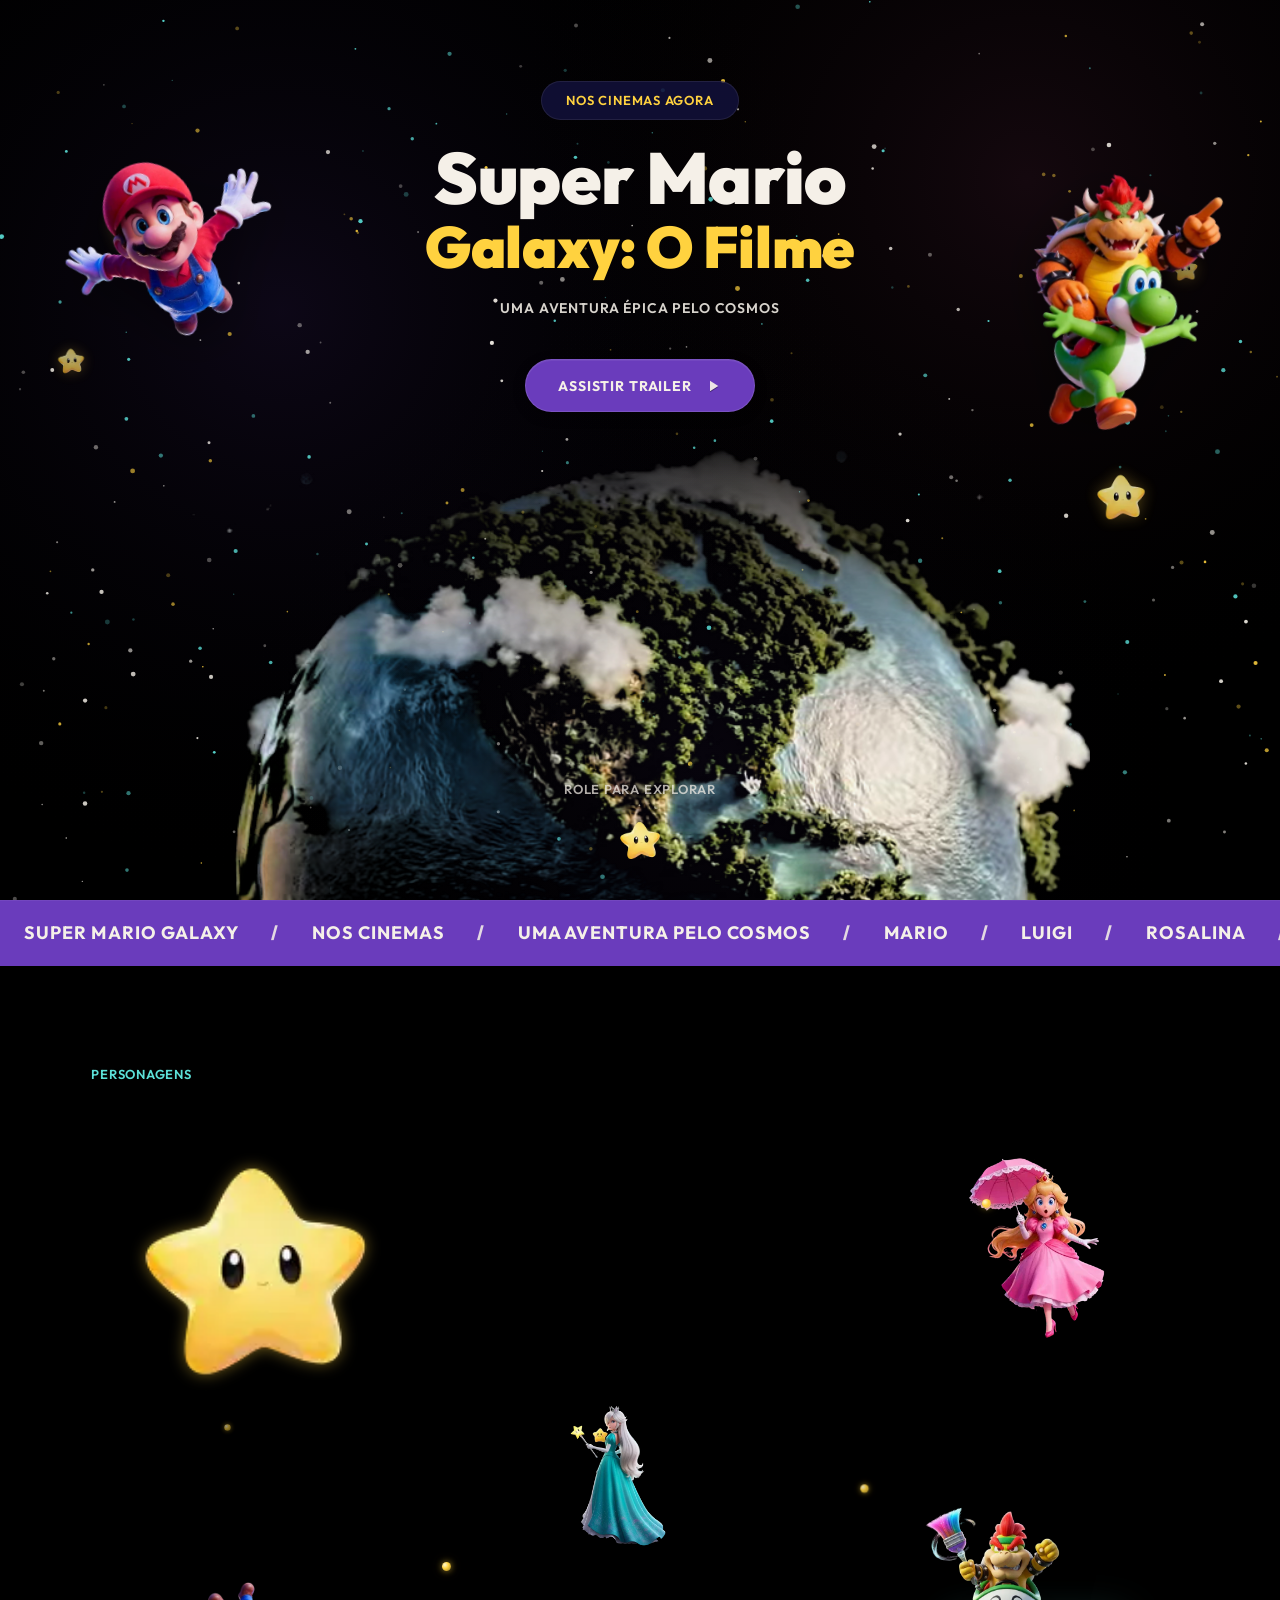
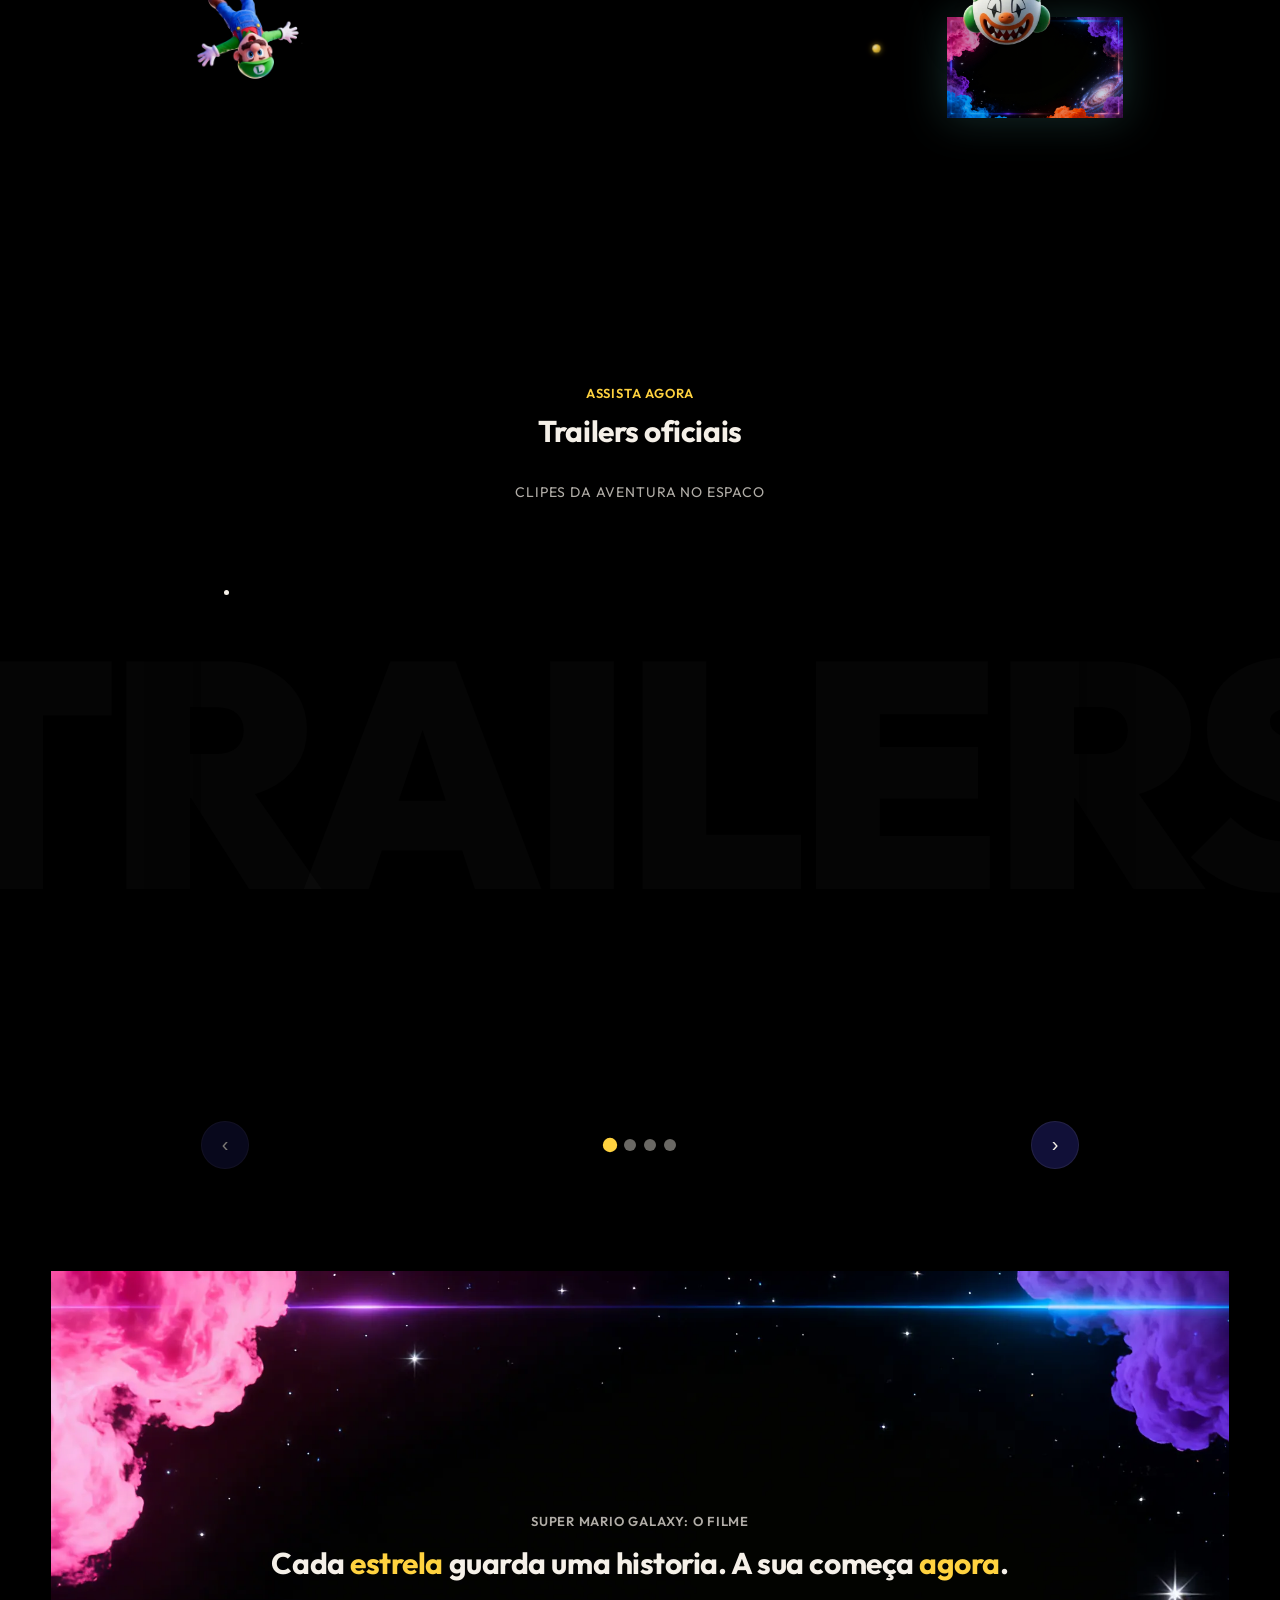
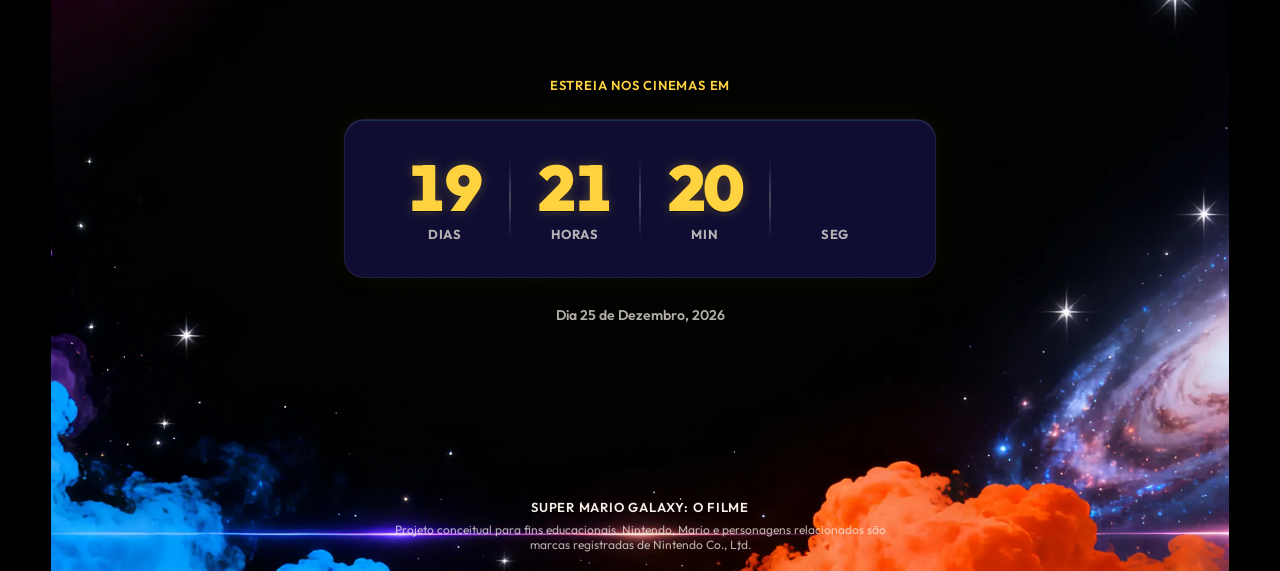
<file: index.html>
<!DOCTYPE html>
<html lang="pt-BR">
<head>
    <meta charset="UTF-8">
    <meta name="viewport" content="width=device-width, initial-scale=1.0">
    <title>Super Mario Galaxy</title>

    <link rel="preconnect" href="https://fonts.googleapis.com">
    <link rel="preconnect" href="https://fonts.gstatic.com" crossorigin>
    <link href="https://fonts.googleapis.com/css2?family=Outfit:wght@400;500;600;700;800;900&display=swap" rel="stylesheet">

    <link rel="stylesheet" href="css/styles.css">
</head>
<body>
    <canvas id="starfield" aria-hidden="true"></canvas>

    <nav id="floating-nav" class="nav-pill-container" aria-label="Navegação secundária">
        <ul class="nav-pill-list">
            <li><a href="#hero" class="nav-link nav-brand active">SMG</a></li>
            <li><a href="#personagens" class="nav-link">Personagens</a></li>
            <li><a href="#trailers" class="nav-link">Trailers</a></li>
            <li><a href="#estreia" class="nav-link">Estreia</a></li>
        </ul>
    </nav>

    <main id="conteudo-principal">
        <section id="hero" class="hero-section" aria-labelledby="titulo-hero">
            <div class="hero-scene" aria-hidden="true">
                <img class="hero-luma hero-luma--1" src="assets/images/estrela-min.webp" alt="" width="40" height="40">
                <img class="hero-luma hero-luma--2" src="assets/images/estrela-min.webp" alt="" width="32" height="32">
                <img class="hero-luma hero-luma--3" src="assets/images/estrela-min.webp" alt="" width="36" height="36">
                <img class="hero-luma hero-luma--4" src="assets/images/estrela-min.webp" alt="" width="28" height="28">
                <div class="hero-planet-wrap">
                    <video class="hero-planet" autoplay muted loop playsinline preload="metadata" tabindex="-1" aria-hidden="true">
                        <source src="assets/videos/planet-3d-alpha.webm" type="video/webm">
                        <source src="assets/videos/planet-3d-min.mp4" type="video/mp4">
                    </video>
                </div>
                <figure class="hero-float hero-float--mario">
                    <img src="assets/images/mario-original.webp" alt="" width="320" height="400" decoding="async">
                </figure>
                <figure class="hero-float hero-float--yoshi">
                    <img src="assets/images/yoshi-perso.webp" alt="" width="340" height="380" decoding="async">
                </figure>
            </div>

            <header class="hero-head">
                <p class="hero-badge">Nos cinemas agora</p>
                <h1 id="titulo-hero" class="hero-title">
                    <span class="hero-title-line hero-title-line--light">Super Mario</span>
                    <span class="hero-title-line hero-title-line--star">Galaxy: O Filme</span>
                </h1>
                <p class="hero-tagline">Uma aventura épica pelo cosmos</p>
                <a href="#trailers" class="hero-cta">
                    <span class="hero-cta__label">Assistir trailer</span>
                    <svg class="hero-cta__icon" width="18" height="18" viewBox="0 0 24 24" aria-hidden="true">
                        <path fill="currentColor" d="M8 5v14l11-7L8 5z"/>
                    </svg>
                </a>
            </header>

            <a href="#personagens" class="hero-scroll" id="hero-scroll-explore">
                <span class="hero-scroll__label">Role para explorar</span>
                <span class="hero-scroll__glyph" aria-hidden="true">
                    <img src="assets/images/estrela-min.webp" alt="" width="44" height="44">
                </span>
            </a>
        </section>

        <section id="marquee-personagens" class="marquee-section" role="marquee" aria-label="Destaques do filme">
            <div class="marquee-track">
                <div class="marquee-content">
                    <span>SUPER MARIO GALAXY</span>
                    <span class="marquee-sep">/</span>
                    <span>NOS CINEMAS</span>
                    <span class="marquee-sep">/</span>
                    <span>UMA AVENTURA PELO COSMOS</span>
                    <span class="marquee-sep">/</span>
                    <span>MARIO</span>
                    <span class="marquee-sep">/</span>
                    <span>LUIGI</span>
                    <span class="marquee-sep">/</span>
                    <span>ROSALINA</span>
                    <span class="marquee-sep">/</span>
                </div>
                <div class="marquee-content" aria-hidden="true">
                    <span>SUPER MARIO GALAXY</span>
                    <span class="marquee-sep">/</span>
                    <span>NOS CINEMAS</span>
                    <span class="marquee-sep">/</span>
                    <span>UMA AVENTURA PELO COSMOS</span>
                    <span class="marquee-sep">/</span>
                    <span>MARIO</span>
                    <span class="marquee-sep">/</span>
                    <span>LUIGI</span>
                    <span class="marquee-sep">/</span>
                    <span>ROSALINA</span>
                    <span class="marquee-sep">/</span>
                </div>
            </div>
        </section>

        <section id="personagens" class="personagens-section" aria-labelledby="titulo-personagens">
            <span id="titulo-personagens" class="personagens-eyebrow">PERSONAGENS</span>

            <div class="personagens-composition">
                <div class="decor-star decor-star--z-back decor-star--p1" aria-hidden="true"></div>
                <div class="decor-star decor-star--z-back decor-star--p2" aria-hidden="true"></div>
                <div class="decor-star decor-star--z-mid decor-star--p3" aria-hidden="true"></div>

                <figure class="personagem-item personagem-depth--near" data-character="luma">
                    <img src="assets/images/estrela-min.webp" alt="Personagem Luma" loading="lazy" width="280" height="280">
                </figure>
                <figure class="personagem-item personagem-depth--mid" data-character="luigi">
                    <img src="assets/images/luigi.webp" alt="Personagem Luigi" loading="lazy" width="220" height="320">
                </figure>
                <figure class="personagem-item personagem-depth--near" data-character="peach">
                    <img src="assets/images/peach.webp" alt="Personagem Peach" loading="lazy" width="240" height="380">
                </figure>
                <figure class="personagem-item personagem-depth--far" data-character="nebulosa">
                    <img src="assets/images/nebulosa-quad.webp" alt="Nebulosidade galáctica" loading="lazy" width="220" height="220">
                </figure>
                <figure class="personagem-item personagem-depth--far" data-character="rosalina">
                    <img src="assets/images/rosalina.webp" alt="Personagem Rosalina" loading="lazy" width="180" height="340">
                </figure>
                <figure class="personagem-item personagem-depth--mid" data-character="bowser-jr">
                    <img src="assets/images/bowser-jr.webp" alt="Personagem Bowser Jr." loading="lazy" width="260" height="300">
                </figure>

                <div class="decor-star decor-star--z-front decor-star--p4" aria-hidden="true"></div>
                <div class="decor-star decor-star--z-front decor-star--p5" aria-hidden="true"></div>
                <div class="decor-star decor-star--z-mid decor-star--p6" aria-hidden="true"></div>
            </div>
        </section>

        <section id="trailers" class="trailers" aria-labelledby="trailers-title">
            <div class="trailers__bg-text" aria-hidden="true">TRAILERS</div>

            <header class="trailers__header">
                <p class="trailers__eyebrow">Assista agora</p>
                <h2 id="trailers-title" class="trailers__title">Trailers oficiais</h2>
                <p class="trailers__subtitle">Clipes da aventura no espaco</p>
            </header>

            <div class="trailers__carousel" role="region" aria-roledescription="carousel" aria-label="Trailers oficiais"
                tabindex="0">
                <p id="trailers-carousel-live" class="sr-only" aria-live="polite" aria-atomic="true"></p>
                <div class="trailers__viewport">
                    <ul class="trailers__track">
                        <li id="trailers-slide-0" class="trailers__slide" aria-roledescription="slide" aria-label="1 de 4">
                            <div class="trailers__player">
                                <iframe
                                    data-src="https://www.youtube-nocookie.com/embed/8uaQnl9Bbdw?rel=0"
                                    src="https://www.youtube-nocookie.com/embed/8uaQnl9Bbdw?rel=0"
                                    title="Super Mario Galaxy: O Filme — trailer principal"
                                    loading="lazy"
                                    referrerpolicy="strict-origin-when-cross-origin"
                                    allow="accelerometer; clipboard-write; encrypted-media; gyroscope; picture-in-picture; web-share"
                                    allowfullscreen></iframe>
                            </div>
                        </li>
                        <li id="trailers-slide-1" class="trailers__slide" aria-roledescription="slide" aria-label="2 de 4">
                            <div class="trailers__player">
                                <iframe
                                    src="https://www.youtube-nocookie.com/embed/QVD48BOcwms?rel=0"
                                    data-src="https://www.youtube-nocookie.com/embed/QVD48BOcwms?rel=0"
                                    title="The Super Mario Bros. Movie — teaser oficial"
                                    loading="lazy"
                                    referrerpolicy="strict-origin-when-cross-origin"
                                    allow="accelerometer; clipboard-write; encrypted-media; gyroscope; picture-in-picture; web-share"
                                    allowfullscreen></iframe>
                            </div>
                        </li>
                        <li id="trailers-slide-2" class="trailers__slide" aria-roledescription="slide" aria-label="3 de 4">
                            <div class="trailers__player">
                                <iframe
                                    src="https://www.youtube-nocookie.com/embed/TnGl01FkMMo?rel=0"
                                    data-src="https://www.youtube-nocookie.com/embed/TnGl01FkMMo?rel=0"
                                    title="The Super Mario Bros. Movie — trailer oficial"
                                    loading="lazy"
                                    referrerpolicy="strict-origin-when-cross-origin"
                                    allow="accelerometer; clipboard-write; encrypted-media; gyroscope; picture-in-picture; web-share"
                                    allowfullscreen></iframe>
                            </div>
                        </li>
                        <li id="trailers-slide-3" class="trailers__slide" aria-roledescription="slide" aria-label="4 de 4">
                            <div class="trailers__player">
                                <iframe
                                    src="https://www.youtube-nocookie.com/embed/M3bHQqc62DE?rel=0"
                                    data-src="https://www.youtube-nocookie.com/embed/M3bHQqc62DE?rel=0"
                                    title="The Super Mario Bros. Movie — trailer final"
                                    loading="lazy"
                                    referrerpolicy="strict-origin-when-cross-origin"
                                    allow="accelerometer; clipboard-write; encrypted-media; gyroscope; picture-in-picture; web-share"
                                    allowfullscreen></iframe>
                            </div>
                        </li>
                    </ul>
                </div>

                <div class="trailers__controls">
                    <button type="button" class="trailers__arrow trailers__arrow--prev" aria-label="Trailer anterior">
                        <span aria-hidden="true">&#8249;</span>
                    </button>
                    <div class="trailers__dots" role="tablist" aria-label="Selecao de trailers">
                        <button type="button" class="trailers__dot is-active" role="tab" aria-label="Ir para trailer 1"
                            aria-selected="true" aria-controls="trailers-slide-0" id="trailers-tab-0"></button>
                        <button type="button" class="trailers__dot" role="tab" aria-label="Ir para trailer 2"
                            aria-selected="false" aria-controls="trailers-slide-1" id="trailers-tab-1"></button>
                        <button type="button" class="trailers__dot" role="tab" aria-label="Ir para trailer 3"
                            aria-selected="false" aria-controls="trailers-slide-2" id="trailers-tab-2"></button>
                        <button type="button" class="trailers__dot" role="tab" aria-label="Ir para trailer 4"
                            aria-selected="false" aria-controls="trailers-slide-3" id="trailers-tab-3"></button>
                    </div>
                    <button type="button" class="trailers__arrow trailers__arrow--next" aria-label="Proximo trailer">
                        <span aria-hidden="true">&#8250;</span>
                    </button>
                </div>
            </div>
        </section>

        <section id="estreia" class="estreia-section" aria-labelledby="titulo-estreia-principal" data-target-date="2026-12-25T00:00:00">
            <div class="stars-overlay" aria-hidden="true"></div>

            <header class="countdown-header">
                <p class="countdown-subtitle">SUPER MARIO GALAXY: O FILME</p>
                <h2 id="titulo-estreia-principal" class="countdown-main-title">
                    Cada <span class="highlight-star">estrela</span> guarda uma historia. 
                    A sua começa <span class="highlight-now">agora</span>.
                </h2>
            </header>

            <div class="countdown-container">
                <p class="countdown-label">ESTREIA NOS CINEMAS EM</p>
                
                <div class="timer-grid">
                    <div class="timer-item">
                        <span class="timer-value" data-countdown="days">00</span>
                        <span class="timer-unit">DIAS</span>
                    </div>
                    <div class="timer-separator" aria-hidden="true"></div>
                    <div class="timer-item">
                        <span class="timer-value" data-countdown="hours">00</span>
                        <span class="timer-unit">HORAS</span>
                    </div>
                    <div class="timer-separator" aria-hidden="true"></div>
                    <div class="timer-item">
                        <span class="timer-value" data-countdown="minutes">00</span>
                        <span class="timer-unit">MIN</span>
                    </div>
                    <div class="timer-separator" aria-hidden="true"></div>
                    <div class="timer-item">
                        <span class="timer-value" data-countdown="seconds">00</span>
                        <span class="timer-unit">SEG</span>
                    </div>
                </div>

                <p class="release-date">Dia 25 de Dezembro, 2026</p>
            </div>

            <footer class="legal-footer">
                <p class="footer-title">Super Mario Galaxy: O Filme</p>
                <p class="footer-copy">Projeto conceitual para fins educacionais. Nintendo, Mario e personagens relacionados são marcas registradas de Nintendo Co., Ltd.</p>
            </footer>
        </section>
    </main>

    <script src="js/scripts.js"></script>
</body>
</html>
</file>
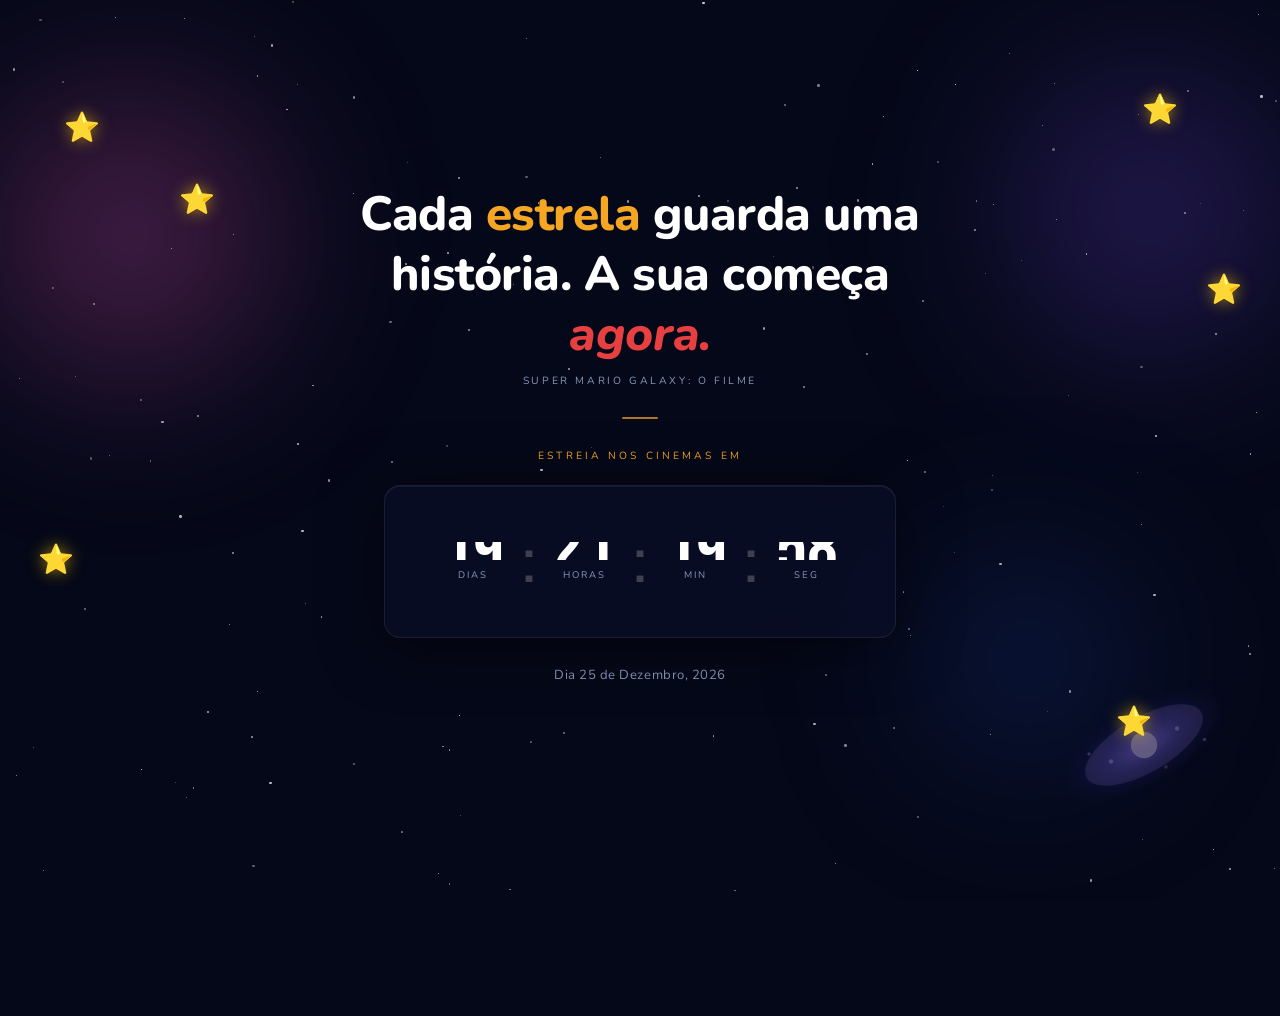
<file: docs/contador-animado.html>
<!DOCTYPE html>
<html lang="pt-BR">
<head>
  <meta charset="UTF-8" />
  <meta name="viewport" content="width=device-width, initial-scale=1.0" />
  <title>Super Mario Galaxy: O Filme — Countdown</title>
  <link href="https://fonts.googleapis.com/css2?family=Bebas+Neue&family=Nunito:ital,wght@0,400;0,700;0,800;1,800&display=swap" rel="stylesheet" />
  <style>
    *, *::before, *::after { box-sizing: border-box; margin: 0; padding: 0; }

    :root {
      --bg-deep:       #050818;
      --bg-card:       rgba(10, 15, 40, 0.7);
      --border-card:   rgba(255,255,255,0.08);
      --text-primary:  #ffffff;
      --text-muted:    #8899bb;
      --accent-orange: #f5a623;
      --accent-red:    #e84040;
      --separator:     rgba(255,255,255,0.22);
    }

    html, body {
      height: 100%;
      background: var(--bg-deep);
      color: var(--text-primary);
      font-family: 'Nunito', sans-serif;
      overflow-x: hidden;
    }

    /* ── STARS BACKGROUND ── */
    .stars-layer {
      position: fixed;
      inset: 0;
      pointer-events: none;
      z-index: 0;
    }
    .star {
      position: absolute;
      border-radius: 50%;
      background: #fff;
      animation: twinkle var(--dur, 3s) ease-in-out infinite;
      animation-delay: var(--delay, 0s);
    }
    @keyframes twinkle {
      0%, 100% { opacity: var(--op, 0.6); transform: scale(1); }
      50%       { opacity: 0.15;          transform: scale(0.6); }
    }

    /* ── NEBULAS ── */
    .nebula {
      position: absolute;
      border-radius: 50%;
      filter: blur(80px);
      pointer-events: none;
      z-index: 0;
    }
    .nebula-pink {
      width: 420px; height: 380px;
      background: radial-gradient(circle, rgba(220,80,180,0.45) 0%, transparent 70%);
      top: 5%; left: -80px;
    }
    .nebula-purple {
      width: 380px; height: 420px;
      background: radial-gradient(circle, rgba(100,60,200,0.45) 0%, transparent 70%);
      top: 0; right: -60px;
    }
    .nebula-blue {
      width: 300px; height: 300px;
      background: radial-gradient(circle, rgba(30,80,220,0.3) 0%, transparent 70%);
      bottom: 10%; right: 8%;
    }

    /* ── GALAXY ── */
    .galaxy {
      position: absolute;
      bottom: 5%; right: 2%;
      width: 220px; height: 220px;
      opacity: 0.45;
      pointer-events: none;
      z-index: 0;
    }
    .galaxy svg { width: 100%; height: 100%; }

    /* ── FLOATING MARIO STARS ── */
    .mario-stars { position: absolute; inset: 0; pointer-events: none; z-index: 1; }
    .ms {
      position: absolute;
      font-size: 1.8rem;
      animation: floatStar var(--fs-dur, 6s) ease-in-out infinite;
      animation-delay: var(--fs-delay, 0s);
      filter: drop-shadow(0 0 8px rgba(255,200,0,0.6));
    }
    @keyframes floatStar {
      0%, 100% { transform: translateY(0) rotate(-10deg); }
      50%       { transform: translateY(-18px) rotate(10deg); }
    }

    /* ── LAYOUT ── */
    .hero {
      position: relative;
      min-height: 100vh;
      display: flex;
      flex-direction: column;
      align-items: center;
      justify-content: center;
      text-align: center;
      padding: 3rem 1.5rem 5rem;
      overflow: hidden;
    }

    .content { position: relative; z-index: 2; }

    /* ── HEADLINE ── */
    .headline {
      font-size: clamp(1.8rem, 4.5vw, 3rem);
      font-weight: 800;
      line-height: 1.25;
      letter-spacing: -0.01em;
      max-width: 600px;
      margin: 0 auto 0.5rem;
    }
    .headline .hl-orange { color: var(--accent-orange); }
    .headline .hl-red    { color: var(--accent-red); font-style: italic; }

    .sub-title {
      font-size: 0.65rem;
      letter-spacing: 0.25em;
      text-transform: uppercase;
      color: var(--text-muted);
      margin-top: 0.6rem;
    }

    /* ── DIVIDER ── */
    .divider {
      width: 36px; height: 2px;
      background: var(--accent-orange);
      margin: 1.8rem auto;
      border-radius: 2px;
      opacity: 0.7;
    }

    /* ── LABEL ── */
    .premiere-label {
      font-size: 0.65rem;
      letter-spacing: 0.3em;
      text-transform: uppercase;
      color: var(--accent-orange);
      margin-bottom: 1.4rem;
    }

    /* ── COUNTDOWN CARD ── */
    .countdown-card {
      display: inline-flex;
      align-items: center;
      gap: 0;
      background: var(--bg-card);
      border: 1px solid var(--border-card);
      border-radius: 16px;
      padding: 2.2rem 3rem;
      backdrop-filter: blur(12px);
      box-shadow: 0 8px 60px rgba(0,0,0,0.5), inset 0 1px 0 rgba(255,255,255,0.06);
    }

    /* ── UNIT ── */
    .unit {
      display: flex;
      flex-direction: column;
      align-items: center;
      min-width: 80px;
    }

    .number-wrap {
      position: relative;
      height: 1.1em;
      overflow: hidden;
      display: flex;
      align-items: center;
      justify-content: center;
    }

    .number {
      font-family: 'Bebas Neue', sans-serif;
      font-size: clamp(2.8rem, 6vw, 4.8rem);
      line-height: 1;
      color: #fff;
      display: block;
      transition: opacity 0.15s ease, transform 0.15s ease;
    }

    /* flip-out: sai para cima */
    .number.flip-out {
      opacity: 0;
      transform: translateY(-10px);
      transition: opacity 0.12s ease, transform 0.12s ease;
    }

    /* flip-in: entra de baixo */
    .number.flip-in {
      opacity: 0;
      transform: translateY(10px);
    }
    .number.flip-in.visible {
      opacity: 1;
      transform: translateY(0);
      transition: opacity 0.15s ease 0.12s, transform 0.15s ease 0.12s;
    }

    .unit-label {
      font-size: 0.6rem;
      letter-spacing: 0.2em;
      text-transform: uppercase;
      color: var(--text-muted);
      margin-top: 0.5rem;
    }

    /* ── SEPARATOR ── */
    .sep {
      font-family: 'Bebas Neue', sans-serif;
      font-size: clamp(2.5rem, 5vw, 4rem);
      color: var(--separator);
      padding: 0 0.6rem;
      align-self: flex-start;
      margin-top: 0.05em;
      user-select: none;
    }

    /* ── DATE LINE ── */
    .date-line {
      margin-top: 1.8rem;
      font-size: 0.82rem;
      color: var(--text-muted);
      letter-spacing: 0.04em;
    }

    /* ── FOOTER ── */
    footer {
      position: relative; z-index: 2;
      text-align: center;
      padding: 1.5rem 1rem 2rem;
      border-top: 1px solid rgba(255,255,255,0.04);
    }
    footer .footer-title {
      font-weight: 700;
      font-size: 0.85rem;
      margin-bottom: 0.4rem;
    }
    footer .disclaimer {
      font-size: 0.65rem;
      color: var(--text-muted);
      max-width: 520px;
      margin: 0 auto;
      line-height: 1.6;
    }

    /* ── RESPONSIVE ── */
    @media (max-width: 500px) {
      .countdown-card { padding: 1.5rem 1.2rem; gap: 0; }
      .unit { min-width: 56px; }
      .sep { padding: 0 0.3rem; }
    }
  </style>
</head>
<body>

<!-- Stars -->
<div class="stars-layer" id="starsLayer"></div>

<main class="hero">
  <!-- Nebulas -->
  <div class="nebula nebula-pink"></div>
  <div class="nebula nebula-purple"></div>
  <div class="nebula nebula-blue"></div>

  <!-- Galaxy -->
  <div class="galaxy">
    <svg viewBox="0 0 200 200" xmlns="http://www.w3.org/2000/svg">
      <defs>
        <radialGradient id="gal" cx="50%" cy="50%" r="50%">
          <stop offset="0%"   stop-color="#a080ff" stop-opacity="0.9"/>
          <stop offset="40%"  stop-color="#4040cc" stop-opacity="0.5"/>
          <stop offset="100%" stop-color="#101040" stop-opacity="0"/>
        </radialGradient>
      </defs>
      <ellipse cx="100" cy="100" rx="90" ry="40" fill="url(#gal)" transform="rotate(-30 100 100)"/>
      <ellipse cx="100" cy="100" rx="60" ry="25" fill="rgba(180,140,255,0.3)" transform="rotate(-30 100 100)"/>
      <circle  cx="100" cy="100" r="12" fill="rgba(220,200,255,0.9)"/>
      <!-- spiral dots -->
      <circle cx="130" cy="85"  r="2" fill="rgba(200,180,255,0.7)"/>
      <circle cx="155" cy="95"  r="1.5" fill="rgba(200,180,255,0.5)"/>
      <circle cx="70"  cy="115" r="2" fill="rgba(200,180,255,0.7)"/>
      <circle cx="50"  cy="108" r="1.5" fill="rgba(200,180,255,0.5)"/>
      <circle cx="120" cy="120" r="1.5" fill="rgba(200,180,255,0.4)"/>
      <circle cx="82"  cy="78"  r="1.5" fill="rgba(200,180,255,0.4)"/>
    </svg>
  </div>

  <!-- Mario Stars -->
  <div class="mario-stars" id="marioStars"></div>

  <div class="content" aria-live="polite" aria-label="Contador regressivo">

    <h1 class="headline">
      Cada <span class="hl-orange">estrela</span> guarda uma<br>
      história. A sua começa <span class="hl-red">agora.</span>
    </h1>
    <p class="sub-title">Super Mario Galaxy: O Filme</p>

    <div class="divider"></div>

    <p class="premiere-label">Estreia nos cinemas em</p>

    <div class="countdown-card" role="timer">
      <!-- DIAS -->
      <div class="unit" aria-label="dias">
        <div class="number-wrap">
          <span class="number" id="num-dias">000</span>
        </div>
        <span class="unit-label">Dias</span>
      </div>

      <span class="sep" aria-hidden="true">:</span>

      <!-- HORAS -->
      <div class="unit" aria-label="horas">
        <div class="number-wrap">
          <span class="number" id="num-horas">00</span>
        </div>
        <span class="unit-label">Horas</span>
      </div>

      <span class="sep" aria-hidden="true">:</span>

      <!-- MINUTOS -->
      <div class="unit" aria-label="minutos">
        <div class="number-wrap">
          <span class="number" id="num-min">00</span>
        </div>
        <span class="unit-label">Min</span>
      </div>

      <span class="sep" aria-hidden="true">:</span>

      <!-- SEGUNDOS -->
      <div class="unit" aria-label="segundos">
        <div class="number-wrap">
          <span class="number" id="num-seg">00</span>
        </div>
        <span class="unit-label">Seg</span>
      </div>
    </div>

    <p class="date-line">Dia 25 de Dezembro, 2026</p>
  </div>
</main>

<footer>
  <p class="footer-title">Super Mario Galaxy: O Filme</p>
  <p class="disclaimer">
    Projeto criado para fins educacionais. Nintendo, Mario e personagens relacionados são marcas registradas da Nintendo Co., Ltd.
  </p>
</footer>

<script>
  /* ── GENERATE STARS ── */
  (function generateStars() {
    const layer = document.getElementById('starsLayer');
    for (let i = 0; i < 160; i++) {
      const s = document.createElement('div');
      s.className = 'star';
      const size = Math.random() * 2.2 + 0.5;
      const op   = (Math.random() * 0.5 + 0.3).toFixed(2);
      const dur  = (Math.random() * 4 + 2).toFixed(1) + 's';
      const del  = (Math.random() * 5).toFixed(1) + 's';
      s.style.cssText = `
        width:${size}px; height:${size}px;
        top:${Math.random()*100}%; left:${Math.random()*100}%;
        --op:${op}; --dur:${dur}; --delay:${del};
        opacity:${op};
      `;
      layer.appendChild(s);
    }
  })();

  /* ── MARIO STARS POSITIONS ── */
  (function placeMarioStars() {
    const container = document.getElementById('marioStars');
    const positions = [
      { top: '12%', left: '5%',  delay: '0s',   dur: '5s'  },
      { top: '10%', right: '8%', delay: '1.2s', dur: '6s'  },
      { top: '30%', right: '3%', delay: '0.5s', dur: '7s'  },
      { top: '60%', left: '3%',  delay: '2s',   dur: '5.5s'},
      { top: '78%', right: '10%',delay: '0.8s', dur: '6.5s'},
      { top: '20%', left: '14%', delay: '3s',   dur: '4.5s'},
    ];
    positions.forEach(p => {
      const el = document.createElement('div');
      el.className = 'ms';
      el.textContent = '⭐';
      el.style.top     = p.top   || 'auto';
      el.style.left    = p.left  || 'auto';
      el.style.right   = p.right || 'auto';
      el.style.setProperty('--fs-delay', p.delay);
      el.style.setProperty('--fs-dur',   p.dur);
      container.appendChild(el);
    });
  })();

  /* ── COUNTDOWN ── */
  const TARGET = new Date('2026-12-25T00:00:00');

  const els = {
    dias:  document.getElementById('num-dias'),
    horas: document.getElementById('num-horas'),
    min:   document.getElementById('num-min'),
    seg:   document.getElementById('num-seg'),
  };

  // Track previous values to animate only changed units
  const prev = { dias: null, horas: null, min: null, seg: null };

  function pad(n, len = 2) {
    return String(n).padStart(len, '0');
  }

  function animateUnit(el, newVal) {
    // 1. flip-out current
    el.classList.add('flip-out');

    setTimeout(() => {
      // 2. swap text, set flip-in (invisible, below)
      el.textContent = newVal;
      el.classList.remove('flip-out');
      el.classList.add('flip-in');

      // force reflow so transition fires
      void el.offsetWidth;

      // 3. fade+slide in
      el.classList.add('visible');

      setTimeout(() => {
        el.classList.remove('flip-in', 'visible');
      }, 320);

    }, 130);
  }

  function setUnit(key, newVal) {
    if (prev[key] !== newVal) {
      animateUnit(els[key], newVal);
      prev[key] = newVal;
    }
  }

  function tick() {
    const now  = Date.now();
    const diff = TARGET - now;

    if (diff <= 0) {
      // Zeroed out
      ['dias','horas','min','seg'].forEach(k => setUnit(k, '00'));
      return;
    }

    const totalSec = Math.floor(diff / 1000);
    const seg   = totalSec % 60;
    const totalMin = Math.floor(totalSec / 60);
    const min   = totalMin % 60;
    const totalHr = Math.floor(totalMin / 60);
    const horas = totalHr % 24;
    const dias  = Math.floor(totalHr / 24);

    setUnit('dias',  String(dias));           // dias: no leading zero for 3-digit
    setUnit('horas', pad(horas));
    setUnit('min',   pad(min));
    setUnit('seg',   pad(seg));
  }

  // Run immediately then every second
  tick();
  setInterval(tick, 1000);
</script>
</body>
</html>
</file>
<file: css/styles.css>
:root {
    /* Font — Outfit (carregar via Google Fonts: family=Outfit wght@400;500;600;700;800;900&display=swap) */
    --font-sans: "Outfit", system-ui, -apple-system, "Segoe UI", sans-serif;
    --font-body: var(--font-sans);
    --font-display: var(--font-sans);
  
    --font-weight-regular: 400;
    --font-weight-medium: 500;
    --font-weight-semibold: 600;
    --font-weight-bold: 700;
    --font-weight-extrabold: 800;
    --font-weight-black: 900;
  
    --text-xs: clamp(0.75rem, 0.7rem + 0.2vw, 0.8125rem);
    --text-sm: clamp(0.8125rem, 0.76rem + 0.25vw, 0.875rem);
    --text-base: clamp(0.9375rem, 0.88rem + 0.3vw, 1rem);
    --text-lg: clamp(1.0625rem, 0.97rem + 0.45vw, 1.125rem);
    --text-xl: clamp(1.1875rem, 1.05rem + 0.65vw, 1.25rem);
    --text-2xl: clamp(1.375rem, 1.15rem + 1.1vw, 1.5rem);
    --text-3xl: clamp(1.625rem, 1.28rem + 1.75vw, 1.875rem);
    --text-4xl: clamp(2rem, 1.45rem + 2.75vw, 2.5rem);
    --text-5xl: clamp(2.5rem, 1.65rem + 4.25vw, 3.25rem);
    --text-6xl: clamp(3rem, 2rem + 6vw, 4rem);
  
    --leading-none: 1;
    --leading-tight: 1.15;
    --leading-snug: 1.3;
    --leading-normal: 1.5;
    --leading-relaxed: 1.65;
    --leading-loose: 1.8;
  
    --tracking-tighter: -0.03em;
    --tracking-tight: -0.015em;
    --tracking-normal: 0;
    --tracking-wide: 0.06em;
    --tracking-wider: 0.12em;
  
    --prose-max-width: 65ch;
  
    /* Color — roles (canonical) */
    --bg-deep: #000000;
    --bg-mid: #0a0a1a;
    --bg-surface: #141340;
  
    --text-primary: #f5f0e8;
    --text-muted: rgba(245, 240, 232, 0.72);
  
    --accent-star: #ffd23f;
    --accent-star-dim: rgba(255, 210, 63, 0.12);
  
    --cosmic-cyan: #5ce0d8;
    --cosmic-purple: #6a3cbc;
    --cosmic-rose: #c8508c;
  
    --border-subtle: rgba(245, 240, 232, 0.08);
    --border-strong: rgba(245, 240, 232, 0.16);
    --overlay-scrim: rgba(0, 0, 0, 0.45);
    --focus-ring: rgba(92, 224, 216, 0.45);
  
    /* Color — gradients (só paleta oficial) */
    --gradient-void: radial-gradient(
      120% 80% at 50% 0%,
      #141340 0%,
      #0a0a1a 45%,
      #000000 100%
    );
    --gradient-aurora: linear-gradient(
      125deg,
      #6a3cbc 0%,
      #141340 40%,
      #0a0a1a 70%,
      #5ce0d8 100%
    );
    --gradient-star-field: radial-gradient(
      circle at 20% 30%,
      rgba(106, 60, 188, 0.35) 0%,
      transparent 55%
    ),
    radial-gradient(
      circle at 80% 20%,
      rgba(92, 224, 216, 0.18) 0%,
      transparent 50%
    ),
    radial-gradient(
      circle at 70% 85%,
      rgba(200, 80, 140, 0.2) 0%,
      transparent 55%
    );
  
    /* Layout width */
    --container-max: clamp(72rem, 92vw, 87.5rem);
    --gutter-x: clamp(1.25rem, 4vw, 2.5rem);
    --section-y: clamp(3.5rem, 8vw, 7rem);
    --section-y-hero: clamp(4.5rem, 12vw, 9rem);
  
    /* Spacing scale (4px base) */
    --space-0: 0;
    --space-1: 0.25rem;
    --space-2: 0.5rem;
    --space-3: 0.75rem;
    --space-4: 1rem;
    --space-5: 1.25rem;
    --space-6: 1.5rem;
    --space-7: 1.75rem;
    --space-8: 2rem;
    --space-9: 2.25rem;
    --space-10: 2.5rem;
    --space-12: 3rem;
    --space-14: 3.5rem;
    --space-16: 4rem;
    --space-20: 5rem;
    --space-24: 6rem;
    --space-32: 8rem;
  
    /* Radius */
    --radius-xs: 0.25rem;
    --radius-sm: 0.375rem;
    --radius-md: 0.5rem;
    --radius-lg: 0.75rem;
    --radius-xl: 1rem;
    --radius-2xl: 1.25rem;
    --radius-3xl: 1.5rem;
    --radius-full: 9999px;
  
    /* Shadows — discretas (evitar glow agressivo) */
    --shadow-xs: 0 1px 2px rgba(0, 0, 0, 0.35);
    --shadow-sm: 0 4px 12px rgba(0, 0, 0, 0.35);
    --shadow-md: 0 12px 32px rgba(0, 0, 0, 0.45);
    --shadow-lg: 0 24px 48px rgba(0, 0, 0, 0.55);
    --shadow-inner-soft: inset 0 1px 0 rgba(245, 240, 232, 0.06);
    --shadow-inner-cyan: inset 0 0 0 1px rgba(92, 224, 216, 0.22);
    --shadow-lift: 0 10px 24px rgba(0, 0, 0, 0.4);
  
    /* Motion — easings oficiais + duração/stagger */
    --ease-out-expo: cubic-bezier(0.16, 1, 0.3, 1);
    --ease-spring: cubic-bezier(0.34, 1.56, 0.64, 1);
    --ease-in-out-soft: cubic-bezier(0.45, 0, 0.55, 1);
    --ease-linear: linear;
  
    --duration-instant: 80ms;
    --duration-fast: 160ms;
    --duration-base: 260ms;
    --duration-slow: 420ms;
    --duration-slower: 640ms;
  
    --stagger-step: 40ms;
    --stagger-1: calc(var(--stagger-step) * 1);
    --stagger-2: calc(var(--stagger-step) * 2);
    --stagger-3: calc(var(--stagger-step) * 3);
    --stagger-4: calc(var(--stagger-step) * 4);
    --stagger-5: calc(var(--stagger-step) * 5);
  
    --transition-color: color var(--duration-fast) var(--ease-out-expo);
    --transition-opacity: opacity var(--duration-fast) var(--ease-out-expo);
    --transition-transform: transform var(--duration-base) var(--ease-out-expo);
    --transition-shadow: box-shadow var(--duration-base) var(--ease-out-expo);
    --transition-micro: transform var(--duration-fast) var(--ease-spring);

    /* Stacking — nav flutuante inferior a modais (trailers etc.) */
    --z-base: 0;
    --z-floating-nav: 50;
    --z-modal: 200;

    /* Floating nav — desfoque de vidro discreto */
    --nav-backdrop-blur: 12px;
    --floating-nav-surface: color-mix(in srgb, var(--bg-surface) 92%, transparent);
  }

  *,
  *::before,
  *::after {
    box-sizing: border-box;
  }

  html {
    scroll-behavior: smooth;
  }

  body {
    margin: 0;
    min-height: 100vh;
    font-family: var(--font-body);
    font-weight: var(--font-weight-regular);
    color: var(--text-primary);
    background-color: var(--bg-deep);
  }

  #starfield {
    position: fixed;
    inset: 0;
    z-index: -1;
    pointer-events: none;
    display: block;
  }

  main {
    display: block;
  }

  /* —— Hero (referência: prints/desktop-print-hero-section.png) —— */
  .hero-section {
    position: relative;
    isolation: isolate;
    min-height: 100vh;
    min-height: 100dvh;
    overflow: clip;
    display: flex;
    flex-direction: column;
    align-items: center;
    justify-content: flex-start;
    padding-inline: var(--gutter-x);
    padding-block: clamp(var(--space-12), 6vh, var(--space-20)) clamp(var(--space-8), 3.5vh, var(--space-12));
    color: var(--text-primary);
  }

  .hero-scene {
    position: absolute;
    inset: 0;
    z-index: 0;
    pointer-events: none;
  }

  .hero-planet-wrap {
    position: absolute;
    inset-inline-start: 50%;
    inset-block-end: 0;
    inline-size: min(132vw, 100rem);
    aspect-ratio: 16 / 9;
    translate: -50% 46%;
    z-index: 0;
    mask-image: linear-gradient(to top, black 72%, transparent 100%);
    -webkit-mask-image: linear-gradient(to top, black 72%, transparent 100%);
  }

  .hero-planet {
    display: block;
    inline-size: 100%;
    block-size: 100%;
    object-fit: contain;
    object-position: center 100%;
    opacity: 0.96;
  }

  .hero-luma {
    position: absolute;
    z-index: 1;
    inline-size: auto;
    block-size: auto;
    max-inline-size: min(11vw, 3rem);
    opacity: 0.88;
    filter: drop-shadow(0 0 0.5rem rgba(255, 210, 63, 0.35));
  }

  .hero-luma--1 {
    inset-block-start: 22%;
    inset-inline-start: 8%;
    max-inline-size: min(13vw, 3.75rem);
  }

  .hero-luma--2 {
    inset-block-start: 38%;
    inset-inline-start: 4%;
    max-inline-size: min(9vw, 2.5rem);
    opacity: 0.72;
    scale: 0.85;
  }

  .hero-luma--3 {
    inset-block-start: 52%;
    inset-inline-end: 10%;
    max-inline-size: min(14vw, 3.875rem);
  }

  .hero-luma--4 {
    inset-block-start: 28%;
    inset-inline-end: 6%;
    max-inline-size: min(8vw, 2.25rem);
    opacity: 0.76;
    scale: 0.9;
  }

  .hero-float {
    position: absolute;
    z-index: 2;
    margin: 0;
  }

  .hero-float img {
    display: block;
    inline-size: clamp(9.25rem, 19vw, 17.75rem);
    block-size: auto;
    pointer-events: none;
    filter: drop-shadow(0 12px 28px rgba(0, 0, 0, 0.5));
  }

  .hero-float--mario {
    inset-block-start: clamp(11%, 16vh, 22%);
    inset-inline-start: clamp(2%, 4vw, 8%);
    rotate: -13deg;
  }

  .hero-float--yoshi {
    inset-block-start: clamp(13%, 18vh, 24%);
    inset-inline-end: clamp(2%, 3.5vw, 7%);
    rotate: 11deg;
  }

  .hero-head {
    position: relative;
    z-index: 4;
    text-align: center;
    max-inline-size: 42rem;
    margin-block-start: clamp(var(--space-6), 3vh, var(--space-10));
    margin-block-end: auto;
  }

  .hero-badge {
    margin: 0 0 var(--space-6);
    display: inline-flex;
    align-items: center;
    justify-content: center;
    padding-inline: var(--space-6);
    padding-block: var(--space-3);
    border-radius: var(--radius-full);
    border: 1px solid var(--border-subtle);
    background-color: color-mix(in srgb, var(--bg-surface) 78%, transparent);
    font-family: var(--font-body);
    font-size: var(--text-xs);
    font-weight: var(--font-weight-semibold);
    letter-spacing: var(--tracking-wide);
    line-height: var(--leading-none);
    color: var(--accent-star);
    text-transform: uppercase;
  }

  .hero-title {
    margin: 0 0 var(--space-6);
    font-family: var(--font-body);
    font-weight: var(--font-weight-black);
    letter-spacing: var(--tracking-tight);
    line-height: 0.94;
    text-align: center;
    display: flex;
    flex-direction: column;
    align-items: center;
    gap: var(--space-2);
  }

  .hero-title-line {
    display: block;
  }

  .hero-title-line--light {
    color: var(--text-primary);
    font-size: clamp(2.5rem, 4.65vw + 1.05rem, 4.5rem);
  }

  .hero-title-line--star {
    color: var(--accent-star);
    font-size: clamp(1.875rem, 3.85vw + 0.62rem, 3.625rem);
  }

  .hero-tagline {
    margin: 0 0 var(--space-10);
    font-family: var(--font-body);
    font-size: var(--text-sm);
    font-weight: var(--font-weight-semibold);
    letter-spacing: var(--tracking-wide);
    line-height: var(--leading-normal);
    color: rgba(245, 240, 232, 0.88);
    text-transform: uppercase;
  }

  .hero-cta {
    display: inline-flex;
    align-items: center;
    justify-content: center;
    gap: var(--space-3);
    padding-inline: var(--space-8);
    padding-block: var(--space-4);
    border-radius: var(--radius-full);
    background-color: var(--cosmic-purple);
    color: var(--text-primary);
    font-family: var(--font-body);
    font-size: var(--text-sm);
    font-weight: var(--font-weight-bold);
    letter-spacing: var(--tracking-wide);
    text-transform: uppercase;
    text-decoration: none;
    border: 1px solid rgba(245, 240, 232, 0.12);
    box-shadow:
      var(--shadow-sm),
      inset 0 1px 0 rgba(255, 255, 255, 0.06);
    transition:
      transform var(--duration-fast) var(--ease-spring),
      box-shadow var(--duration-base) var(--ease-out-expo),
      background-color var(--duration-fast) var(--ease-out-expo),
      outline-color var(--duration-fast) var(--ease-out-expo);
    pointer-events: auto;
    cursor: pointer;
  }

  .hero-cta:hover {
    background-color: color-mix(in srgb, var(--cosmic-purple) 88%, black);
    box-shadow:
      var(--shadow-md),
      inset 0 1px 0 rgba(255, 255, 255, 0.08);
  }

  .hero-cta:active {
    transform: scale(0.98);
  }

  .hero-cta:focus-visible {
    outline: 2px solid var(--cosmic-cyan);
    outline-offset: 3px;
  }

  .hero-cta__icon {
    flex-shrink: 0;
    opacity: 0.94;
    margin-block-start: 0.0625rem;
    filter: drop-shadow(0 1px 0 var(--overlay-scrim));
  }

  .hero-scroll {
    position: relative;
    z-index: 5;
    margin-block-start: auto;
    display: inline-flex;
    flex-direction: column;
    align-items: center;
    gap: var(--space-5);
    text-decoration: none;
    pointer-events: auto;
    cursor: pointer;
    color: var(--text-muted);
    transition:
      color var(--duration-fast) var(--ease-out-expo),
      transform var(--duration-base) var(--ease-out-expo),
      outline-color var(--duration-fast) var(--ease-out-expo);
  }

  .hero-scroll:focus-visible {
    outline: 2px solid var(--cosmic-cyan);
    outline-offset: 8px;
    border-radius: var(--radius-lg);
    color: var(--text-primary);
  }

  .hero-scroll:hover {
    color: var(--accent-star);
  }

  .hero-scroll:hover .hero-scroll__glyph img {
    filter:
      drop-shadow(0 0 0.4rem rgba(255, 210, 63, 0.45))
      drop-shadow(0 6px 14px rgba(0, 0, 0, 0.4));
  }

  .hero-scroll__label {
    font-family: var(--font-body);
    font-size: var(--text-xs);
    font-weight: var(--font-weight-semibold);
    letter-spacing: var(--tracking-wide);
    line-height: var(--leading-none);
    color: inherit;
    text-transform: uppercase;
  }

  .hero-scroll__glyph {
    display: flex;
    line-height: 0;
  }

  .hero-scroll__glyph img {
    inline-size: min(13vw, 3.25rem);
    block-size: auto;
    display: block;
    transition: filter var(--duration-base) var(--ease-out-expo);
  }

  @media (prefers-reduced-motion: no-preference) {
    .hero-float--mario img,
    .hero-float--yoshi img {
      animation: hero-float-bob var(--duration-slower) ease-in-out infinite alternate;
      animation-timing-function: var(--ease-in-out-soft);
    }

    .hero-float--yoshi img {
      animation-duration: calc(var(--duration-slower) * 1.12);
      animation-delay: -0.42s;
    }

    .hero-scroll {
      animation: hero-scroll-nudge calc(var(--duration-slower) * 1.2) ease-in-out infinite alternate;
      animation-timing-function: var(--ease-in-out-soft);
    }
  }

  @keyframes hero-float-bob {
    from {
      transform: translate3d(0, 0, 0);
    }

    to {
      transform: translate3d(0, -0.35rem, 0);
    }
  }

  @keyframes hero-scroll-nudge {
    from {
      transform: translate3d(0, 0, 0);
    }

    to {
      transform: translate3d(0, 0.28rem, 0);
    }
  }

  @media (prefers-reduced-motion: reduce) {
    .hero-float--mario img,
    .hero-float--yoshi img,
    .hero-scroll {
      animation: none !important;
    }
  }

  @media (max-width: 767.98px) {
    .hero-section {
      padding-block: var(--space-12) var(--space-8);
    }

    .hero-planet-wrap {
      inline-size: min(160vw, 120rem);
      translate: -50% 48%;
    }

    .hero-float img {
      inline-size: clamp(6.5rem, 34vw, 10.5rem);
    }

    .hero-float--mario {
      inset-block-start: clamp(9%, 12vh, 16%);
      inset-inline-start: 0;
    }

    .hero-float--yoshi {
      inset-block-start: clamp(11%, 14vh, 18%);
      inset-inline-end: 0;
    }

    .hero-luma--2,
    .hero-luma--4 {
      opacity: 0.5;
    }

    .hero-head {
      margin-block-start: var(--space-10);
    }

    .hero-tagline {
      margin-bottom: var(--space-8);
    }
  }

  @media (max-width: 479.98px) {
    .hero-badge {
      padding-inline: var(--space-4);
    }

    .hero-cta {
      inline-size: 100%;
      max-inline-size: 18rem;
    }
  }

  /* —— Marquee (transição hero → personagens; ref.: marquee-section-spec) —— */
  .marquee-section {
    position: relative;
    z-index: var(--z-base);
    margin: 0;
    padding-block: clamp(var(--space-4), 2vw, var(--space-6));
    padding-inline: 0;
    inline-size: 100%;
    max-inline-size: none;
    background-color: var(--cosmic-purple);
    overflow: hidden;
    box-shadow: var(--shadow-inner-soft);
  }

  .marquee-section .marquee-track {
    display: flex;
    inline-size: max-content;
    will-change: transform;
    animation: marquee-scroll-shift 42s var(--ease-linear) infinite;
  }

  .marquee-section .marquee-content {
    display: flex;
    flex-shrink: 0;
    align-items: baseline;
    gap: clamp(var(--space-4), 2.5vw, var(--space-8));
    padding-inline: clamp(var(--space-3), 2vw, var(--space-6));
    font-family: var(--font-body);
    font-size: clamp(var(--text-sm), 1.05vw + 0.65rem, var(--text-lg));
    font-weight: var(--font-weight-bold);
    line-height: var(--leading-none);
    letter-spacing: var(--tracking-wide);
    text-transform: uppercase;
    color: var(--text-primary);
  }

  .marquee-section .marquee-sep {
    font-weight: var(--font-weight-extrabold);
    opacity: 0.88;
  }

  @keyframes marquee-scroll-shift {
    from {
      transform: translateX(0);
    }
    to {
      transform: translateX(-50%);
    }
  }

  @media (prefers-reduced-motion: reduce) {
    .marquee-section .marquee-track {
      animation: none;
      justify-content: center;
      flex-wrap: wrap;
      inline-size: auto;
      max-inline-size: 100%;
      margin-inline: auto;
    }

    .marquee-section .marquee-content[aria-hidden='true'] {
      display: none;
    }

    .marquee-section .marquee-content:not([aria-hidden]) {
      justify-content: center;
      flex-wrap: wrap;
      row-gap: var(--space-2);
      text-align: center;
    }
  }

  section[id]:not(#hero):not(#marquee-personagens) {
    padding-inline: var(--gutter-x);
    padding-block: var(--section-y);
    max-inline-size: var(--container-max);
    margin-inline: auto;
    position: relative;
    z-index: var(--z-base);
  }

  section[id]:not(#hero) h2 {
    font-size: var(--text-3xl);
    font-weight: var(--font-weight-bold);
    letter-spacing: var(--tracking-tight);
    margin: 0 0 var(--space-8);
    color: var(--text-primary);
  }

  .nav-pill-container {
    position: fixed;
    top: var(--space-8);
    left: 50%;
    z-index: var(--z-floating-nav);
    opacity: 0;
    visibility: hidden;
    transform: translate(-50%, 10px);
    will-change: transform, opacity;
    transition:
      opacity var(--duration-base) var(--ease-out-expo),
      transform var(--duration-base) var(--ease-out-expo),
      visibility 0ms linear var(--duration-base),
      backdrop-filter var(--duration-base) var(--ease-out-expo);
    pointer-events: none;
    background-color: var(--floating-nav-surface);
    backdrop-filter: blur(var(--nav-backdrop-blur));
    -webkit-backdrop-filter: blur(var(--nav-backdrop-blur));
    border: 1px solid var(--border-strong);
    border-radius: var(--radius-full);
    box-shadow: var(--shadow-md), var(--shadow-inner-soft);
  }

  .nav-pill-container.visible {
    opacity: 1;
    visibility: visible;
    transform: translate(-50%, 0);
    transition:
      opacity var(--duration-base) var(--ease-out-expo),
      transform var(--duration-base) var(--ease-out-expo),
      visibility 0ms linear 0ms,
      backdrop-filter var(--duration-base) var(--ease-out-expo);
    pointer-events: auto;
  }

  .nav-pill-list {
    list-style: none;
    margin: 0;
    padding-inline: clamp(var(--space-5), 2.5vw, var(--space-10));
    padding-block: var(--space-3);
    display: flex;
    align-items: center;
    gap: var(--space-2);
    font-family: var(--font-body);
  }

  @media (max-width: 767.98px) {
    .nav-pill-list {
      padding-inline: var(--space-4);
      gap: var(--space-1);
    }
  }

  .nav-pill-list > li {
    display: flex;
    align-items: center;
  }

  .nav-pill-list > li + li {
    position: relative;
    padding-inline-start: var(--space-2);
    margin-inline-start: var(--space-2);
  }

  .nav-pill-list > li + li::before {
    content: '';
    position: absolute;
    left: 0;
    top: 50%;
    translate: 0 -50%;
    inline-size: 1px;
    block-size: 50%;
    min-block-size: 1rem;
    background-color: var(--border-subtle);
  }

  .nav-link {
    font-size: var(--text-xs);
    font-weight: var(--font-weight-semibold);
    letter-spacing: var(--tracking-wide);
    line-height: var(--leading-none);
    text-transform: uppercase;
    text-decoration: none;
    color: var(--text-muted);
    border-radius: var(--radius-full);
    padding-inline: var(--space-2);
    padding-block: var(--space-2);
    transition:
      color var(--duration-fast) var(--ease-out-expo),
      transform var(--duration-fast) var(--ease-spring),
      opacity var(--duration-fast) var(--ease-out-expo),
      outline-color var(--duration-fast) var(--ease-out-expo),
      outline-offset var(--duration-fast) var(--ease-out-expo);
  }

  .nav-link:not(.nav-brand):hover {
    color: var(--accent-star);
  }

  .nav-link:not(.nav-brand).active {
    color: var(--accent-star);
    font-weight: var(--font-weight-bold);
  }

  .nav-link.nav-brand {
    color: var(--accent-star);
    font-weight: var(--font-weight-extrabold);
  }

  .nav-link:focus {
    outline: none;
  }

  .nav-link:focus-visible {
    outline: 2px solid var(--cosmic-cyan);
    outline-offset: 2px;
    box-shadow:
      inset 0 0 0 1px var(--focus-ring),
      0 var(--shadow-xs);
  }

  /* —— Seção Estréia / Contador (Countdown com visual cósmico e nebulosas) —— */
  .estreia-section {
    position: relative;
    isolation: isolate;
    min-height: 100vh;
    min-height: 100dvh;
    overflow: hidden;
    display: flex;
    flex-direction: column;
    align-items: center;
    justify-content: center;
    padding-inline: var(--gutter-x);
    padding-block: var(--section-y-hero);
    background-color: var(--bg-deep);
    background-image: url("../assets/images/estreia-bg.webp");
    background-size: cover;
    background-position: center;
    background-repeat: no-repeat;
  }

  .stars-overlay {
    position: absolute;
    inset: 0;
    z-index: 0;
    pointer-events: none;
    background: none;
  }

  .countdown-header {
    position: relative;
    z-index: 2;
    text-align: center;
    max-inline-size: 52rem;
    margin-block-end: clamp(var(--space-12), 8vh, var(--space-16));
  }

  .countdown-subtitle {
    margin: 0 0 var(--space-4);
    font-family: var(--font-body);
    font-size: var(--text-xs);
    font-weight: var(--font-weight-semibold);
    letter-spacing: var(--tracking-wide);
    line-height: var(--leading-none);
    text-transform: uppercase;
    color: var(--text-muted);
  }

  .countdown-main-title {
    margin: 0;
    font-family: var(--font-body);
    font-size: clamp(1.875rem, 6vw, 3.125rem);
    font-weight: var(--font-weight-black);
    letter-spacing: var(--tracking-tight);
    line-height: var(--leading-snug);
    color: var(--text-primary);
  }

  .highlight-star {
    color: var(--accent-star);
  }

  .highlight-now {
    color: var(--accent-star);
  }

  .countdown-container {
    position: relative;
    z-index: 2;
    display: flex;
    flex-direction: column;
    align-items: center;
    gap: clamp(var(--space-6), 3vh, var(--space-10));
    max-inline-size: var(--container-max);
    margin-inline: auto;
  }

  .countdown-label {
    margin: 0;
    font-family: var(--font-body);
    font-size: var(--text-xs);
    font-weight: var(--font-weight-semibold);
    letter-spacing: var(--tracking-wide);
    line-height: var(--leading-none);
    text-transform: uppercase;
    color: var(--accent-star);
  }

  .timer-grid {
    display: flex;
    flex-wrap: wrap;
    align-items: center;
    justify-content: center;
    gap: var(--space-6) var(--space-4);
    padding: clamp(var(--space-6), 4vh, var(--space-10)) clamp(var(--space-6), 5vw, var(--space-12));
    border-radius: var(--radius-2xl);
    background-color: color-mix(in srgb, var(--bg-surface) 78%, transparent);
    border: 1px solid var(--border-subtle);
    box-shadow: 
      var(--shadow-sm),
      inset 0 1px 0 rgba(92, 224, 216, 0.15),
      0 0 1.5rem rgba(255, 210, 63, 0.08);
  }

  .timer-item {
    display: flex;
    flex-direction: column;
    align-items: center;
    gap: var(--space-2);
    min-inline-size: clamp(5rem, 16vw, 6.5rem);
  }

  .timer-value {
    display: block;
    font-family: var(--font-body);
    font-size: clamp(2.5rem, 7vw, var(--text-6xl));
    font-weight: var(--font-weight-black);
    line-height: var(--leading-none);
    letter-spacing: var(--tracking-tight);
    font-variant-numeric: tabular-nums;
    color: var(--accent-star);
    text-shadow: 
      0 1px 0 var(--overlay-scrim),
      0 0 0.75rem rgba(255, 210, 63, 0.25);
  }

  .timer-unit {
    display: block;
    font-family: var(--font-body);
    font-size: var(--text-xs);
    font-weight: var(--font-weight-bold);
    letter-spacing: var(--tracking-wide);
    line-height: var(--leading-none);
    text-transform: uppercase;
    color: var(--text-muted);
  }

  .timer-separator {
    display: none;
    align-self: center;
    inline-size: 2px;
    block-size: clamp(3rem, 12vh, 5rem);
    background: linear-gradient(
      to bottom,
      transparent,
      var(--text-muted),
      transparent
    );
    opacity: 0.35;
  }

  @media (min-width: 480px) {
    .timer-separator {
      display: block;
    }

    .timer-grid {
      gap: var(--space-8) var(--space-3);
    }
  }

  .release-date {
    margin: 0;
    font-family: var(--font-body);
    font-size: var(--text-sm);
    font-weight: var(--font-weight-semibold);
    letter-spacing: var(--tracking-normal);
    line-height: var(--leading-normal);
    color: var(--text-muted);
    text-align: center;
  }

  .legal-footer {
    position: absolute;
    inset-block-end: clamp(var(--space-4), 2vh, var(--space-8));
    inset-inline: 0;
    z-index: 2;
    display: flex;
    flex-direction: column;
    align-items: center;
    gap: var(--space-2);
    text-align: center;
    max-inline-size: 90vw;
    margin-inline: auto;
    padding-inline: var(--gutter-x);
  }

  .footer-title {
    margin: 0;
    font-family: var(--font-body);
    font-size: var(--text-xs);
    font-weight: var(--font-weight-semibold);
    letter-spacing: var(--tracking-wide);
    line-height: var(--leading-none);
    text-transform: uppercase;
    color: var(--text-primary);
  }

  .footer-copy {
    margin: 0;
    font-family: var(--font-body);
    font-size: clamp(0.625rem, 1vw, 0.75rem);
    font-weight: var(--font-weight-regular);
    letter-spacing: var(--tracking-normal);
    line-height: var(--leading-snug);
    color: var(--text-muted);
    max-inline-size: 65ch;
  }

  @media (max-width: 479.98px) {
    .timer-separator {
      display: none;
    }

    .timer-grid {
      display: grid;
      grid-template-columns: repeat(2, minmax(0, 1fr));
      gap: var(--space-6) var(--space-4);
      padding: var(--space-6) var(--space-4);
    }

    .timer-item {
      min-inline-size: 0;
    }

    .countdown-main-title {
      font-size: clamp(1.5rem, 5vw, 2rem);
    }
  }

  /* —— Seção Personagens (composição freeform; sem grid/flex na composição principal) —— */
  .personagens-section {
    background-color: var(--bg-deep);
    min-height: 70vh;
  }

  .personagens-section .personagens-eyebrow {
    display: block;
    margin: 0 0 var(--space-10);
    font-family: var(--font-body);
    font-size: var(--text-xs);
    font-weight: var(--font-weight-semibold);
    letter-spacing: var(--tracking-wide);
    line-height: var(--leading-none);
    text-transform: uppercase;
    color: var(--cosmic-cyan);
  }

  .personagens-composition {
    position: relative;
    width: 100%;
    max-inline-size: clamp(72rem, 94vw, 87.5rem);
    margin-inline: auto;
    /* Altura útil para dispersão livre dentro do trilho 100vh da seção */
    min-block-size: clamp(28rem, min(72vh, 46rem), 46rem);
  }

  .personagens-composition .personagem-item {
    position: absolute;
    z-index: 4;
    margin: 0;
    pointer-events: none;
    opacity: 0;
    will-change: transform, opacity;
    animation: persona-entrada-personagens 740ms var(--ease-out-expo) forwards;
  }

  .personagens-composition .personagem-item img {
    display: block;
    inline-size: 100%;
    block-size: auto;
    filter: drop-shadow(0 8px 20px rgba(0, 0, 0, 0.45));
  }

  .personagens-composition .personagem-item[data-character='luma'] img {
    object-fit: contain;
    scale: 1.2;
    filter:
      drop-shadow(0 0 0.4rem rgba(255, 210, 63, 0.45))
      drop-shadow(0 10px 22px rgba(0, 0, 0, 0.5));
  }

  .personagens-composition .personagem-item[data-character='nebulosa'] img {
    object-fit: contain;
    opacity: 0.9;
    mix-blend-mode: screen;
    filter:
      saturate(1.06)
      drop-shadow(0 0 1.25rem rgba(92, 224, 216, 0.22))
      drop-shadow(0 8px 18px rgba(0, 0, 0, 0.42));
  }

  .personagens-composition .personagem-item[data-character='luma'] {
    inset-block-start: 6%;
    inset-inline-start: 4%;
    inline-size: clamp(10rem, 20vw, 15rem);
    z-index: 5;
    animation-delay: calc(var(--stagger-step) * 0);
  }

  .personagens-composition .personagem-item[data-character='luigi'] {
    inset-block-end: 12%;
    inset-inline-start: 8%;
    inline-size: clamp(5.75rem, 11vw, 8.25rem);
    z-index: 2;
    animation-delay: calc(var(--stagger-step) * 1);
  }

  .personagens-composition .personagem-item[data-character='peach'] {
    inset-block-start: 5%;
    inset-inline-end: 4%;
    inline-size: clamp(9rem, 17vw, 12rem);
    z-index: 6;
    animation-delay: calc(var(--stagger-step) * 2);
  }

  .personagens-composition .personagem-item[data-character='nebulosa'] {
    inset-block-end: 8%;
    inset-inline-end: 6%;
    inline-size: clamp(7.5rem, 14vw, 11rem);
    z-index: 3;
    animation-delay: calc(var(--stagger-step) * 3);
  }

  .personagens-composition .personagem-item[data-character='rosalina'] {
    inset-block-start: 42%;
    inset-inline-start: 48%;
    inline-size: clamp(5rem, 9vw, 7rem);
    z-index: 2;
    animation-name: persona-entrada-personagens-base-centro;
    animation-delay: calc(var(--stagger-step) * 4);
  }

  .personagens-composition .personagem-item[data-character='bowser-jr'] {
    inset-block-start: 58%;
    inset-inline-end: 10%;
    inline-size: clamp(6.75rem, 12vw, 9.75rem);
    z-index: 4;
    animation-delay: calc(var(--stagger-step) * 5);
  }

  .personagens-composition .decor-star {
    position: absolute;
    inline-size: 0.5625rem;
    block-size: 0.5625rem;
    border-radius: var(--radius-full);
    pointer-events: none;
    box-shadow:
      0 0 0.375rem rgba(255, 210, 63, 0.55),
      0 0 0.75rem rgba(255, 210, 63, 0.22);
    background: radial-gradient(
      circle at 32% 32%,
      #fff9d1 0%,
      var(--accent-star) 42%,
      rgba(255, 210, 63, 0.55) 100%
    );
  }

  .personagens-composition .decor-star--z-back {
    z-index: 1;
    opacity: 0.6;
    scale: 0.72;
  }

  .personagens-composition .decor-star--z-mid {
    z-index: 3;
    opacity: 0.88;
    scale: 0.94;
  }

  .personagens-composition .decor-star--z-front {
    z-index: 7;
    opacity: 1;
    scale: 1;
  }

  .personagens-composition .decor-star--p1 {
    inset-block-start: 18%;
    inset-inline-start: 24%;
  }

  .personagens-composition .decor-star--p2 {
    inset-block-end: 52%;
    inset-inline-start: 12%;
  }

  .personagens-composition .decor-star--p3 {
    inset-block-start: 56%;
    inset-inline-start: 70%;
  }

  .personagens-composition .decor-star--p4 {
    inset-block-start: 12%;
    inset-inline-end: 18%;
  }

  .personagens-composition .decor-star--p5 {
    inset-block-start: 68%;
    inset-inline-start: 32%;
  }

  .personagens-composition .decor-star--p6 {
    inset-block-end: 18%;
    inset-inline-end: 28%;
  }

  @keyframes persona-entrada-personagens {
    from {
      opacity: 0;
      transform: translate3d(0, 1.25rem, 0);
    }

    to {
      opacity: 1;
      transform: translate3d(0, 0, 0);
    }
  }

  @keyframes persona-entrada-personagens-base-centro {
    from {
      opacity: 0;
      transform: translate3d(-50%, 1.25rem, 0);
    }

    to {
      opacity: 1;
      transform: translate3d(-50%, 0, 0);
    }
  }

  @keyframes personagens-parallax-near {
    from {
      transform: translate3d(0, 1.125rem, 0);
    }

    to {
      transform: translate3d(0, -1.125rem, 0);
    }
  }

  @keyframes personagens-parallax-mid {
    from {
      transform: translate3d(0, 0.75rem, 0);
    }

    to {
      transform: translate3d(0, -0.75rem, 0);
    }
  }

  @keyframes personagens-parallax-far {
    from {
      transform: translate3d(0, 0.4375rem, 0);
    }

    to {
      transform: translate3d(0, -0.4375rem, 0);
    }
  }

  @media (prefers-reduced-motion: no-preference) {
    @supports (animation-timeline: view()) {
      .personagens-composition .personagem-depth--near img {
        animation: personagens-parallax-near linear forwards;
        animation-timeline: view(block 22% 78%);
        animation-range: entry 10% exit 82%;
      }

      .personagens-composition .personagem-depth--mid img {
        animation: personagens-parallax-mid linear forwards;
        animation-timeline: view(block 22% 78%);
        animation-range: entry 14% exit 76%;
      }

      .personagens-composition .personagem-depth--far img {
        animation: personagens-parallax-far linear forwards;
        animation-timeline: view(block 22% 78%);
        animation-range: entry 18% exit 70%;
      }
    }
  }

  @media (prefers-reduced-motion: reduce) {
    .personagens-composition .personagem-item {
      animation: none !important;
      opacity: 1 !important;
      transform: none !important;
    }

    .personagens-composition .personagem-item img {
      animation: none !important;
    }
  }

  @media (prefers-reduced-motion: reduce) and (min-width: 768px) {
    .personagens-composition .personagem-item[data-character='rosalina'] {
      transform: translate3d(-50%, 0, 0) !important;
    }
  }

  @media (max-width: 767.98px) {
    .personagens-composition {
      min-block-size: 0;
      padding-block-end: var(--space-16);
    }

    .personagens-composition .personagem-item {
      position: relative;
      inset: unset !important;
      inline-size: min(78vw, 14.5rem) !important;
      margin-block: var(--space-10);
      margin-inline: auto;
      animation-name: persona-entrada-personagens;
    }

    .personagens-composition .personagem-item[data-character='rosalina'] {
      animation-name: persona-entrada-personagens;
    }

    .personagens-composition .personagem-item[data-character='luma'] {
      margin-inline-start: min(8vw, 2.5rem);
      margin-inline-end: auto;
    }

    .personagens-composition .personagem-item[data-character='nebulosa'] {
      margin-inline-end: min(11vw, 3rem);
      margin-inline-start: auto;
    }

    .personagens-composition .personagem-item[data-character='luigi'] {
      margin-inline-end: min(12vw, 3rem);
      margin-inline-start: auto;
    }

    .personagens-composition .personagem-item[data-character='peach'] {
      margin-inline-start: min(14vw, 3.5rem);
    }

    .personagens-composition .personagem-item[data-character='bowser-jr'] {
      margin-inline-end: min(10vw, 2.75rem);
      margin-inline-start: auto;
    }

    .personagens-composition .decor-star {
      opacity: 0.45;
      scale: 0.85;
    }

    .personagens-composition .decor-star--p2,
    .personagens-composition .decor-star--p5 {
      display: none;
    }
  }

  /* —— Seção Trailers (carrossel interativo com vídeos) —— */
  .trailers {
    position: relative;
    background-color: var(--bg-deep);
    padding-inline: var(--gutter-x);
    padding-block: var(--section-y);
    display: flex;
    flex-direction: column;
    align-items: center;
  }

  .trailers__bg-text {
    position: absolute;
    inset: 0;
    display: flex;
    align-items: center;
    justify-content: center;
    font-size: clamp(8rem, 25vw, 20rem);
    font-weight: var(--font-weight-black);
    line-height: 1;
    letter-spacing: var(--tracking-tighter);
    color: rgba(245, 240, 232, 0.02);
    text-transform: uppercase;
    pointer-events: none;
    z-index: 0;
  }

  .trailers__header {
    position: relative;
    z-index: 2;
    text-align: center;
    margin-bottom: clamp(var(--space-12), 5vw, var(--space-16));
    max-width: var(--prose-max-width);
  }

  .trailers__eyebrow {
    display: inline-block;
    font-size: var(--text-xs);
    font-weight: var(--font-weight-semibold);
    letter-spacing: var(--tracking-wide);
    line-height: var(--leading-none);
    text-transform: uppercase;
    color: var(--accent-star);
    margin-bottom: var(--space-3);
  }

  .trailers__title {
    margin: 0;
    font-size: var(--text-5xl);
    font-weight: var(--font-weight-bold);
    letter-spacing: var(--tracking-tight);
    line-height: var(--leading-snug);
    color: var(--text-primary);
  }

  .trailers__subtitle {
    margin: var(--space-4) 0 0;
    font-size: var(--text-sm);
    font-weight: var(--font-weight-regular);
    letter-spacing: var(--tracking-wide);
    line-height: var(--leading-snug);
    text-transform: uppercase;
    color: var(--text-muted);
  }

  .trailers__carousel {
    position: relative;
    width: 80%;
    max-inline-size: calc(var(--container-max) * 0.95);
    margin-inline:  auto;
    z-index: 2;
  }

  .trailers__viewport {
    overflow: hidden;
    border-radius: var(--radius-2xl);
    box-shadow: var(--shadow-lg);
  }

  .trailers__track {
    display: flex;
    width: 104%;
    transition: transform 0.3s ease;
  }

  .trailers__slide {
    flex: 0 0 100%;
    position: relative;
  }

  .trailers__player {
    position: relative;
    width: 100%;
    aspect-ratio: 16 /9;
    background: transparent
    overflow: hidden;
    border: transparent;
    background-clip: transparent;
    box-shadow:transparent 
      }

  .trailers__player iframe {
    position: absolute;
    inset: 1;
    width: 100%;
    height: 70%;
    border: none;
    border-radius: var(--radius-3xl);
  }

  .trailers__controls {
    display: flex;
    align-items: center;
    justify-content: space-between;
    margin-top: var(--space-8);
    gap: var(--space-6);
  }

  .trailers__arrow {
    display: flex;
    align-items: center;
    justify-content: center;
    width: 3rem;
    height: 3rem;
    border-radius: var(--radius-full);
    background-color: color-mix(in srgb, var(--bg-surface) 88%, transparent);
    border: 1px solid var(--border-subtle);
    color: var(--text-primary);
    font-size: 1.25rem;
    cursor: pointer;
    transition: var(--transition-transform), var(--transition-shadow);
    box-shadow: var(--shadow-sm);
  }

  .trailers__arrow:hover:not(:disabled) {
    background-color: color-mix(in srgb, var(--bg-surface) 88%, transparent);
    box-shadow: var(--shadow-md);
    transform: scale(1.05);
  }

  .trailers__arrow:disabled {
    opacity: 0.5;
    cursor: not-allowed;
  }

  .trailers__arrow:focus-visible {
    outline: 2px solid var(--cosmic-cyan);
    outline-offset: 2px;
  }

  .trailers__dots {
    display: flex;
    gap: var(--space-2);
    list-style: none;
    margin: 0;
    padding: 0;
  }

  .trailers__dot {
    width: 0.75rem;
    height: 0.75rem;
    border-radius: var(--radius-full);
    background-color: var(--text-muted);
    border: none;
    cursor: pointer;
    transition: var(--transition-color), var(--transition-transform);
    opacity: 0.6;
  }

  .trailers__dot.is-active {
    background-color: var(--accent-star);
    opacity: 1;
    transform: scale(1.2);
  }

  .trailers__dot:hover {
    opacity: 0.8;
  }

  .trailers__dot:focus-visible {
    outline: 2px solid var(--cosmic-cyan);
    outline-offset: 2px;
  }

  .sr-only {
    position: absolute;
    width: 1px;
    height: 1px;
    padding: 0;
    margin: -1px;
    overflow: hidden;
    clip: rect(0, 0, 0, 0);
    white-space: nowrap;
    border: 0;
  }

  @media (max-width: 767.98px) {
    .trailers__controls {
      gap: var(--space-4);
    }

    .trailers__arrow {
      width: 2.5rem;
      height: 2.5rem;
      font-size: 1rem;
    }

    .trailers__dots {
      gap: var(--space-1);
    }

    .trailers__dot {
      width: 0.625rem;
      height: 0.625rem;
    }

  }

  .play-button {
    position: absolute;
    inset: 50% 50%;
    width: clamp(3.5rem, 8vw, 4.5rem);
    height: clamp(3.5rem, 8vw, 4.5rem);
    translate: -50% -50%;
    z-index: 3;
    background-color: rgba(255, 210, 63, 0.12);
    border: 2px solid var(--accent-star);
    border-radius: var(--radius-full);
    cursor: pointer;
    transition:
      var(--transition-shadow),
      var(--transition-transform);
    display: flex;
    align-items: center;
    justify-content: center;
  }

  .play-button::after {
    content: '';
    width: 0;
    height: 0;
    border-left: clamp(0.5rem, 1.5vw, 0.75rem) solid var(--accent-star);
    border-top: clamp(0.35rem, 1vw, 0.5rem) solid transparent;
    border-bottom: clamp(0.35rem, 1vw, 0.5rem) solid transparent;
    margin-left: 0.25rem;
  }

  .play-button:hover {
    background-color: rgba(255, 210, 63, 0.22);
    box-shadow: 
      0 0 1rem rgba(255, 210, 63, 0.45),
      inset 0 0 0.5rem rgba(255, 210, 63, 0.15);
    transform: scale(1.08);
  }

  .play-button:focus-visible {
    outline: 2px solid var(--cosmic-cyan);
    outline-offset: 2px;
  }

  .video-overlay-bottom {
    position: absolute;
    bottom: var(--space-4);
    left: var(--space-4);
    right: var(--space-4);
    display: flex;
    align-items: center;
    justify-content: space-between;
    z-index: 2;
  }

  /* —— Animações do Contador (Flip animado) —— */
  .timer-value {
    transition: opacity var(--duration-instant) var(--ease-out-expo), transform var(--duration-instant) var(--ease-out-expo);
  }

  .timer-value.flip-out {
    opacity: 0;
    transform: translateY(-8px);
    transition: opacity 120ms var(--ease-out-expo), transform 120ms var(--ease-out-expo);
  }

  .timer-value.flip-in {
    opacity: 0;
    transform: translateY(8px);
  }

  .timer-value.flip-in.visible {
    opacity: 1;
    transform: translateY(0);
    transition: opacity 150ms var(--ease-out-expo) 120ms, transform 150ms var(--ease-out-expo) 120ms;
  }

  @media (prefers-reduced-motion: reduce) {
    .timer-value,
    .timer-value.flip-out,
    .timer-value.flip-in,
    .timer-value.flip-in.visible {
      transition: none;
      animation: none;
    }
  }



  .link-action {
    width: 2.5rem;
    height: 2.5rem;
    border-radius: var(--radius-full);
    background-color: rgba(0, 0, 0, 0.45);
    border: 1px solid var(--border-strong);
    cursor: pointer;
    transition:
      var(--transition-shadow),
      var(--transition-transform);
    display: flex;
    align-items: center;
    justify-content: center;
    flex-shrink: 0;
  }

  .link-action::before {
    content: '';
    width: 1rem;
    height: 1rem;
    background: linear-gradient(135deg, var(--text-primary) 0%, var(--text-primary) 40%, transparent 40%);
    mask: radial-gradient(circle at top right, transparent 30%, black 70%);
    -webkit-mask: radial-gradient(circle at top right, transparent 30%, black 70%);
  }

  .link-action:hover {
    background-color: rgba(0, 0, 0, 0.65);
    box-shadow: 0 0 0.75rem rgba(92, 224, 216, 0.25);
  }

  .link-action:focus-visible {
    outline: 2px solid var(--cosmic-cyan);
    outline-offset: 2px;
  }

  .youtube-cta {
    display: flex;
    align-items: center;
    gap: var(--space-2);
    padding: var(--space-2) var(--space-4);
    border-radius: var(--radius-lg);
    background-color: rgba(0, 0, 0, 0.45);
    border: 1px solid var(--border-strong);
    color: var(--text-primary);
    font-size: var(--text-xs);
    font-weight: var(--font-weight-semibold);
    letter-spacing: var(--tracking-wide);
    text-transform: uppercase;
    text-decoration: none;
    cursor: pointer;
    transition:
      var(--transition-shadow),
      var(--transition-transform);
  }

  .youtube-cta img {
    width: 1rem;
    height: 1rem;
    object-fit: contain;
  }

  .youtube-cta:hover {
    background-color: rgba(0, 0, 0, 0.65);
    box-shadow: 0 0 0.75rem rgba(92, 224, 216, 0.25);
    transform: translateY(-1px);
  }

  .youtube-cta:focus-visible {
    outline: 2px solid var(--cosmic-cyan);
    outline-offset: 2px;
  }

  .carousel-nav {
    display: flex;
    align-items: center;
    justify-content: center;
    gap: clamp(var(--space-6), 8vw, var(--space-12));
    margin-top: clamp(var(--space-10), 6vw, var(--space-16));
  }

  .nav-arrow {
    width: clamp(2.75rem, 6vw, 3.25rem);
    height: clamp(2.75rem, 6vw, 3.25rem);
    border-radius: var(--radius-full);
    background-color: var(--bg-surface);
    border: 1px solid var(--border-strong);
    color: var(--text-primary);
    cursor: pointer;
    transition:
      var(--transition-shadow),
      var(--transition-transform),
      var(--transition-color);
    display: flex;
    align-items: center;
    justify-content: center;
    position: relative;
  }

  .nav-arrow::after {
    content: '';
    width: 0.5rem;
    height: 0.5rem;
    border: 2px solid currentColor;
    border-left: none;
    border-bottom: none;
    transform: rotate(45deg);
  }

  .nav-arrow.prev::after {
    transform: rotate(-135deg);
  }

  .nav-arrow:not(.active) {
    opacity: 0.5;
    pointer-events: none;
  }

  .nav-arrow.active:hover {
    background-color: var(--cosmic-cyan);
    border-color: var(--cosmic-cyan);
    color: var(--bg-deep);
    box-shadow: 0 0 1rem rgba(92, 224, 216, 0.45);
    transform: scale(1.1);
  }

  .nav-arrow:focus-visible {
    outline: 2px solid var(--cosmic-cyan);
    outline-offset: 2px;
  }

  .pagination-dots {
    display: flex;
    gap: var(--space-4);
    align-items: center;
  }

  .dot {
    width: 0.75rem;
    height: 0.75rem;
    border-radius: var(--radius-full);
    background-color: var(--text-muted);
    cursor: pointer;
    transition:
      var(--transition-shadow),
      var(--transition-transform),
      background-color var(--duration-base) var(--ease-out-expo);
  }

  .dot.active {
    background-color: var(--cosmic-cyan);
    box-shadow: 0 0 0.5rem rgba(92, 224, 216, 0.45);
    transform: scale(1.25);
  }

  .dot:hover:not(.active) {
    background-color: var(--text-primary);
    opacity: 0.8;
  }
</file>
